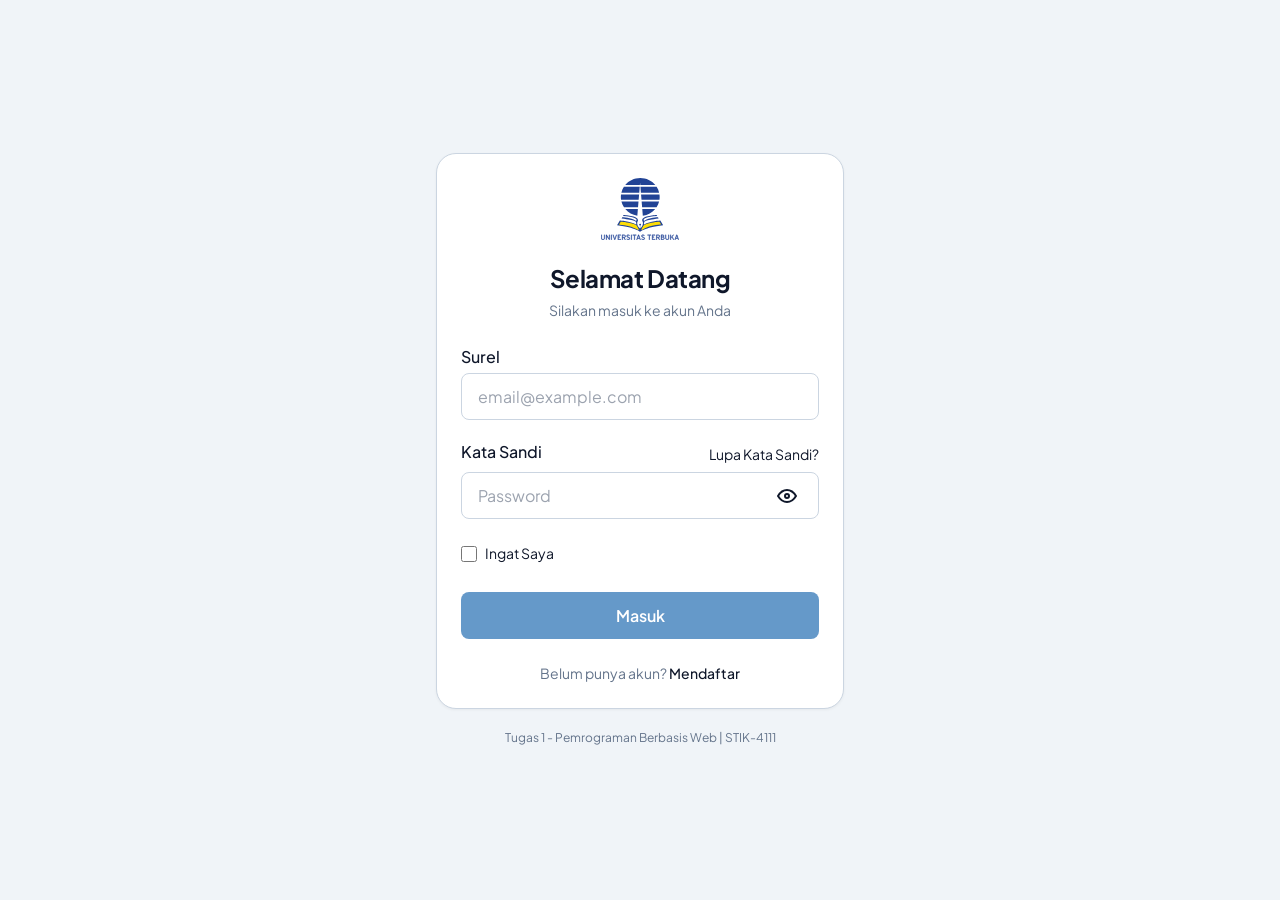
<file: tugas1/index.html>
<!DOCTYPE html>
<html lang="en">
<head>
    <meta charset="UTF-8">
    <meta name="viewport" content="width=device-width, initial-scale=1.0">
    <title>SITTA | Masuk</title>
    <link rel="stylesheet" href="css/style.css">
    
</head>
<body class="bg-surface flex items-center justify-center min-h-screen" id="indexPage">
    <main class="w-full max-w-md flex flex-col items-center">
        <div class="card w-full">
            
            <!-- Logo -->
            <div class="flex justify-center mb-md">
                <div class="logo-box flex items-center justify-center">
                    <!-- UT SVG Logo -->
                    <img src="assets/img/Logo_Universitas_Terbuka.svg" alt="Logo" class="logo-img">
                </div>
            </div>

            <!-- Header Text -->
            <div class="text-center mb-lg">
                <h1 class="text-xl font-bold text-dark mb-xs">Selamat Datang</h1>
                <p class="text-sm text-muted">Silakan masuk ke akun Anda</p>
            </div>

            <!-- Form -->
            <form class="flex flex-col gap-md">
                
                <!-- Email Group -->
                <div class="form-group">
                    <label for="email" class="form-label text-dark font-medium">Surel</label>
                    <input type="email" id="email" class="form-input" placeholder="email@example.com">
                </div>

                <!-- Password Group -->
                <div class="form-group">
                    <div class="flex justify-between items-center w-full mb-xs">
                        <label for="password" class="form-label text-dark font-medium m-0">Kata Sandi</label>
                        <a href="#" class="text-sm text-dark hover-underline" id="forgotPasswordTrigger">Lupa Kata Sandi?</a>
                    </div>
                    <div class="input-icon-wrapper">
                        <input type="password" id="password" class="form-input" placeholder="Password">
                        <!-- Show icon -->
                        <button type="button" class="icon-btn text-muted" aria-label="Toggle password visibility" id="togglePasswordButton">
                            <svg xmlns="http://www.w3.org/2000/svg" width="24" height="24" viewBox="0 0 24 24" fill="none" stroke="currentColor" stroke-width="2" stroke-linecap="round" stroke-linejoin="round" class="icon icon-tabler icons-tabler-outline icon-tabler-eye"><path stroke="none" d="M0 0h24v24H0z" fill="none" /><path d="M10 12a2 2 0 1 0 4 0a2 2 0 0 0 -4 0" /><path d="M21 12c-2.4 4 -5.4 6 -9 6c-3.6 0 -6.6 -2 -9 -6c2.4 -4 5.4 -6 9 -6c3.6 0 6.6 2 9 6" /></svg>
                            <svg xmlns="http://www.w3.org/2000/svg" width="24" height="24" viewBox="0 0 24 24" fill="none" stroke="currentColor" stroke-width="2" stroke-linecap="round" stroke-linejoin="round" class="icon icon-tabler icons-tabler-outline icon-tabler-eye-off hidden"><path stroke="none" d="M0 0h24v24H0z" fill="none" /><path d="M10.585 10.587a2 2 0 0 0 2.829 2.828" /><path d="M16.681 16.673a8.717 8.717 0 0 1 -4.681 1.327c-3.6 0 -6.6 -2 -9 -6c1.272 -2.12 2.712 -3.678 4.32 -4.674m2.86 -1.146a9.055 9.055 0 0 1 1.82 -.18c3.6 0 6.6 2 9 6c-.666 1.11 -1.379 2.067 -2.138 2.87" /><path d="M3 3l18 18" /></svg>
                        </button>
                    </div>
                </div>

                <!-- Remember Me -->
                <div class="flex items-center gap-sm mt-xs">
                    <input type="checkbox" id="remember" class="form-checkbox">
                    <label for="remember" class="text-sm text-dark cursor-pointer">Ingat Saya</label>
                </div>

                <!-- Submit Button -->
                <button type="submit" disabled class="btn btn-primary w-full mt-sm" id="loginButton">Masuk</button>
            </form>

            <!-- Sign Up Link -->
            <p class="text-center text-sm text-muted mt-lg">
                Belum punya akun? <a href="#" class="text-dark font-medium hover-underline" id="signUpTrigger">Mendaftar</a>
            </p>
        </div>

        <!-- Footer Text -->
        <p class="text-center text-xs text-muted mt-md">
            Tugas 1 - Pemrograman Berbasis Web | STIK-4111
        </p>
    </main>

    <div id="signUpModal" class="modal-overlay" role="dialog" aria-modal="true">
        <div class="modal-container">
            <div class="modal-header">
                <h3 class="modal-title">Pendaftaran Mandiri Belum Tersedia!</h3>
                <button class="modal-close-btn" data-close-modal aria-label="Tutup modal">
                    <svg xmlns="http://www.w3.org/2000/svg" width="24" height="24" viewBox="0 0 24 24" fill="currentColor" class="icon icon-tabler icons-tabler-filled icon-tabler-x"><path stroke="none" d="M0 0h24v24H0z" fill="none" /><path d="M6.707 5.293l5.293 5.292l5.293 -5.292a1 1 0 0 1 1.414 1.414l-5.292 5.293l5.292 5.293a1 1 0 0 1 -1.414 1.414l-5.293 -5.292l-5.293 5.292a1 1 0 1 1 -1.414 -1.414l5.292 -5.293l-5.292 -5.293a1 1 0 0 1 1.414 -1.414" /></svg>
                </button>
            </div>
            
            <div class="modal-body text-center">
                <svg xmlns="http://www.w3.org/2000/svg" width="48" height="48" viewBox="0 0 24 24" fill="none" stroke="var(--accent)" stroke-width="2" stroke-linecap="round" stroke-linejoin="round" class="icon icon-tabler icons-tabler-outline icon-tabler-message-exclamation mb-sm"><path stroke="none" d="M0 0h24v24H0z" fill="none" /><path d="M8 9h8" /><path d="M8 13h6" /><path d="M15 18h-2l-5 3v-3h-2a3 3 0 0 1 -3 -3v-8a3 3 0 0 1 3 -3h12a3 3 0 0 1 3 3v5.5" /><path d="M19 16v3" /><path d="M19 22v.01" /></svg>
                
                <p>Pendaftaran akun secara mandiri saat ini belum dibuka. Akun pengguna diproses secara terpusat oleh Administrator.</p>
                <br>
                <button class="btn btn-primary w-full" data-close-modal>Saya Mengerti</button>
            </div>
        </div>
    </div>

    <div id="forgotPasswordModal" class="modal-overlay" role="dialog" aria-modal="true">
        <div class="modal-container">
            <div class="modal-header">
                <h3 class="modal-title">Layanan Pemulihan Kata Sandi</h3>
                <button class="modal-close-btn" data-close-modal aria-label="Tutup modal">
                    <svg xmlns="http://www.w3.org/2000/svg" width="24" height="24" viewBox="0 0 24 24" fill="currentColor" class="icon icon-tabler icons-tabler-filled icon-tabler-x"><path stroke="none" d="M0 0h24v24H0z" fill="none" /><path d="M6.707 5.293l5.293 5.292l5.293 -5.292a1 1 0 0 1 1.414 1.414l-5.292 5.293l5.292 5.293a1 1 0 0 1 -1.414 1.414l-5.293 -5.292l-5.293 5.292a1 1 0 1 1 -1.414 -1.414l5.292 -5.293l-5.292 -5.293a1 1 0 0 1 1.414 -1.414" /></svg>
                </button>
            </div>
            
            <div class="modal-body text-center">
                <svg xmlns="http://www.w3.org/2000/svg" width="48" height="48" viewBox="0 0 24 24" fill="none" stroke="var(--accent)" stroke-width="2" stroke-linecap="round" stroke-linejoin="round" class="icon icon-tabler icons-tabler-outline icon-tabler-message-exclamation mb-sm"><path stroke="none" d="M0 0h24v24H0z" fill="none" /><path d="M8 9h8" /><path d="M8 13h6" /><path d="M15 18h-2l-5 3v-3h-2a3 3 0 0 1 -3 -3v-8a3 3 0 0 1 3 -3h12a3 3 0 0 1 3 3v5.5" /><path d="M19 16v3" /><path d="M19 22v.01" /></svg>
                
                <p>Fitur pemulihan kata sandi mandiri saat ini sedang dalam tahap pengembangan. Jika Anda mengalami kendala atau lupa kata sandi akun Universitas Terbuka, silakan hubungi tim Layanan Pelanggan (Hallo UT) untuk bantuan reset akun secara manual.</p>
                <br>
                <button class="btn btn-primary w-full" data-close-modal>Saya Mengerti</button>
            </div>
        </div>
    </div>

    <script src="js/data.js"></script>
    <script src="js/script.js"></script>
</body>
</html>
</file>
<file: tugas1/css/style.css>
/* 
=========================================
FONT AND THEME VARIABLES
========================================= 
*/

@font-face {
    font-family: 'Plus Jakarta Sans';
    src: url('../assets/fonts/PlusJakartaSans-VariableFont_wght.ttf') format('truetype');
    font-weight: 200 800; 
    font-style: normal;
}

@font-face {
    font-family: 'Plus Jakarta Sans';
    src: url('../assets/fonts/PlusJakartaSans-Italic-VariableFont_wght.ttf') format('truetype');
    font-weight: 200 800;
    font-style: italic;
}

:root {
    --primary: #0056a6;
    --primary-hover: #004380;
    --primary-light: #e6f0fa;
    --accent: #ffcc00;
    --accent-hover: #e6b800;
    
    --surface: #f0f4f8;
    --card-bg: #ffffff;
    
    --text-dark: #0f172a;
    --text-muted: #64748b;
    --border-color: #cbd5e1;
    --border-focus: #0056a6;
    
    --space-xs: 0.25rem;
    --space-sm: 0.5rem;
    --space-md: 1.25rem;
    --space-lg: 1.5rem;
    --space-xl: 2rem;

    --radius-sm: 0.375rem;
    --radius-md: 0.5rem;
    --radius-lg: 1.25rem;
    --radius-full: 9999px;

    --sidebar-width: 260px;
    --sidebar-collapsed-width: 80px;
    --sidebar-header-height: 70px;

    --transition-speed: 0.3s;
    --shadow-sm: 0 1px 3px rgba(0,0,0,0.05);
    --shadow-md: 0 4px 6px -1px rgba(0,0,0,0.07), 0 2px 4px -1px rgba(0,0,0,0.04);
    --shadow-lg: 0 10px 15px -3px rgba(0,0,0,0.1), 0 4px 6px -2px rgba(0,0,0,0.05);
}

/* 
=========================================
BASIC AND GENERAL STYLES
========================================= 
*/

* {
    margin: 0;
    padding: 0;
    box-sizing: border-box;
}

body {
    font-family: 'Plus Jakarta Sans', sans-serif;
    background-color: var(--surface);
    color: var(--text-dark);
    line-height: 1.5;
    -webkit-font-smoothing: antialiased;
}

a {
    text-decoration: none;
    color: inherit;
}

input, button {
    font-family: inherit;
    font-size: inherit;
}

/* 
=========================================
UTILITY CLASSES
========================================= 
*/
.hidden { display: none !important; }
.flex { display: flex; }
.flex-col { flex-direction: column; }
.items-center { align-items: center; }
.justify-center { justify-content: center; }
.justify-between { justify-content: space-between; }

.w-full { width: 100%; }
.max-w-md { max-width: 440px; padding: 1rem; }
.min-h-screen { min-height: 100vh; }

.text-center { text-align: center; }
.text-xs { font-size: 0.75rem; }
.text-sm { font-size: 0.875rem; }
.text-base { font-size: 1rem; }
.text-xl { font-size: 1.5rem; letter-spacing: -0.02em; }

.text-dark { color: var(--text-dark); }
.text-muted { color: var(--text-muted); }
.text-white { color: #fff; }

.font-medium { font-weight: 500; }
.font-bold { font-weight: 700; }

.m-0 { margin: 0; }
.mb-xs { margin-bottom: var(--space-xs); }
.mb-sm { margin-bottom: var(--space-sm); }
.mb-md { margin-bottom: var(--space-md); }
.mb-lg { margin-bottom: var(--space-lg); }
.mb-xl { margin-bottom: var(--space-xl); }
.mt-xs { margin-top: var(--space-xs); }
.mt-sm { margin-top: var(--space-sm); }
.mt-md { margin-top: var(--space-md); }
.mt-lg { margin-top: var(--space-lg); }
.mt-xl { margin-top: var(--space-xl); }

.gap-sm { gap: var(--space-sm); }
.gap-md { gap: var(--space-md); }

.cursor-pointer { cursor: pointer; }
.hover-underline:hover { text-decoration: underline; }

/* 
=========================================
COMPONENT CLASSES
========================================= 
*/

.card {
    background: var(--card-bg);
    border-radius: var(--radius-lg);
    padding: 2.5rem;
    box-shadow: 0 4px 20px rgba(0, 0, 0, 0.03);
    border: 1px solid rgba(0, 0, 0, 0.05);
}

.btn {
    display: inline-flex;
    align-items: center;
    justify-content: center;
    padding: 0.75rem 1.5rem;
    border-radius: var(--radius-md);
    border: 1px solid transparent;
    font-weight: 600;
    cursor: pointer;
    transition: all 0.2s ease;
}

.btn-primary {
    background-color: var(--primary);
    color: white;
}

.btn-primary:hover:not(:disabled) {
    background-color: var(--primary-hover);
}

.btn-accent {
    background-color: var(--accent);
    color: var(--text-dark);
}
.btn-accent:hover:not(:disabled) {
    background-color: var(--accent-hover);
}

.btn-outline {
    background-color: transparent;
    border-color: var(--border-color);
    color: var(--text-dark);
}

.btn-outline:hover:not(:disabled) {
    background-color: var(--surface);
    border-color: var(--text-muted);
}

.btn:disabled {
    opacity: 0.6;
    cursor: not-allowed;
    pointer-events: none; 
}

.badge {
    padding: 0.35rem 0.75rem;
    border-radius: 9999px;
    font-size: 0.75rem;
    font-weight: 700;
    text-transform: uppercase;
}

.badge-warning { background-color: #fef3c7; color: #b45309; }
.badge-success { background-color: #dcfce7; color: #15803d; }
.badge-danger { background-color: #fee2e2; color: #b91c1c; }

.form-group {
    display: flex;
    flex-direction: column;
    width: 100%;
}

.form-label {
    display: block;
    margin-bottom: var(--space-xs);
}

.form-input {
    width: 100%;
    padding: 0.75rem 1rem;
    border: 1px solid var(--border-color);
    border-radius: var(--radius-md);
    outline: none;
    transition: border-color 0.2s ease;
    background-color: transparent;
}

.form-input::placeholder {
    color: #9ca3af;
    font-weight: 400;
}

.form-input:focus {
    border-color: var(--border-focus);
}

.form-checkbox {
    width: 1rem;
    height: 1rem;
    border-radius: 4px;
    border: 1px solid var(--border-color);
    accent-color: var(--text-dark);
    cursor: pointer;
}

.form-select {
    width: 100%;
    padding: 0.75rem 1rem;
    padding-right: 2.5rem; 
    border: 1px solid var(--border-color);
    border-radius: var(--radius-md);
    outline: none;
    transition: border-color 0.2s ease;
    background-color: transparent;
    cursor: pointer;

    appearance: none;
    -webkit-appearance: none;
    -moz-appearance: none;

    background-image: url("data:image/svg+xml,%3Csvg xmlns='http://www.w3.org/2000/svg' width='16' height='16' viewBox='0 0 24 24' fill='none' stroke='%239ca3af' stroke-width='2' stroke-linecap='round' stroke-linejoin='round'%3E%3Cpolyline points='6 9 12 15 18 9'%3E%3C/polyline%3E%3C/svg%3E");
    background-repeat: no-repeat;
    background-position: right 1rem center;
    background-size: 1rem;
}

.form-select:focus {
    border-color: var(--border-focus);
}

.form-select:invalid, 
.form-select option[value=""][disabled] {
    color: #9ca3af;
}

.input-icon-wrapper {
    position: relative;
    display: flex;
    align-items: center;
    width: 100%;
}

.input-icon-wrapper .form-input {
    padding-right: 2.5rem;
}

.input-icon-wrapper .icon-btn {
    position: absolute;
    right: 0.75rem;
    background: transparent;
    border: none;
    cursor: pointer;
    display: flex;
    align-items: center;
    padding: 0;
}

.input-icon-wrapper .icon-btn:hover {
    color: var(--text-dark);
}

.table-responsive {
    width: 100%;
    overflow-x: auto;
}

.data-table {
    width: 100%;
    border-collapse: collapse;
    text-align: left;
    font-size: 0.9rem;
}

.data-table th {
    padding: 12px 16px;
    background-color: var(--surface);
    color: var(--text-muted);
    font-weight: 600;
    border-bottom: 2px solid var(--border-color);
}

.data-table td {
    padding: 14px 16px;
    border-bottom: 1px solid var(--border-color);
    color: var(--text-dark);
}

.data-table tbody tr:hover {
    background-color: #f8fafc;
}

.controls-section {
    display: flex;
    justify-content: space-between;
    align-items: start;
    margin-bottom: 2rem;
    flex-wrap: wrap;
    gap: 1rem;
}

.result-count {
    font-weight: 600;
    color: var(--text-muted);
    font-size: 0.95rem;
}

.result-card {
    background: var(--card-bg);
    border-radius: var(--radius-lg);
    box-shadow: var(--shadow-md);
    padding: 1.5rem;
    margin-top: 2rem;
    display: none;
}

.result-card.active {
    display: block;
    animation: all 0.3s ease-in;
}

.no-results {
    grid-column: 1 / -1;
    text-align: center;
    padding: 4rem 2rem;
    background: var(--card-bg);
    border-radius: var(--radius-lg);
    border: 1px dashed var(--border-color);
    color: var(--text-muted);
}

.profile-section {
    display: flex;
    justify-content: space-between;
    align-items: flex-start;
    margin-bottom: 1.5rem;
    padding-bottom: 1rem;
    border-bottom: 1px dashed var(--border-color);
}

.student-name {
    font-size: 1.25rem;
    font-weight: 700;
    margin-bottom: 0.25rem;
}

.do-number {
    font-size: 0.875rem;
    color: var(--text-muted);
    font-family: monospace;
}

.info-grid {
    display: grid;
    grid-template-columns: repeat(2, 1fr);
    gap: 1rem;
    margin-bottom: 1.5rem;
    background: #f8fafc;
    padding: 1rem;
    border-radius: var(--radius-md);
}

.info-item {
    display: flex;
    flex-direction: column;
}

.info-label {
    font-size: 0.75rem;
    color: var(--text-muted);
    margin-bottom: 0.25rem;
}

.info-value {
    font-weight: 600;
    font-size: 0.9rem;
}

.timeline-title {
    font-weight: 700;
    margin-bottom: 1rem;
    font-size: 1.1rem;
}

.timeline {
    position: relative;
    padding-left: 1.5rem;
    border-left: 2px solid var(--border-color);
    margin-left: 0.5rem;
}

.timeline-item {
    position: relative;
    margin-bottom: 1.25rem;
}

.timeline-item:last-child {
    margin-bottom: 0;
}

.timeline-item::before {
    content: '';
    position: absolute;
    left: -1.5rem;
    top: 0.25rem;
    width: 12px;
    height: 12px;
    background-color: var(--primary);
    border-radius: 50%;
    transform: translateX(-5px);
    border: 2px solid white;
}

.timeline-item:first-child::before {
    background-color: var(--accent);
    box-shadow: 0 0 0 3px rgba(255, 204, 0, 0.3);
}

.time {
    font-size: 0.75rem;
    color: var(--text-muted);
    font-weight: 600;
    margin-bottom: 0.25rem;
    display: block;
}

.desc {
    font-size: 0.9rem;
    color: var(--text-dark);
}

.error-message {
    text-align: center;
    padding: 2rem;
    color: #ef4444;
    background: #fee2e2;
    border-radius: var(--radius-md);
    margin-top: 2rem;
    display: none;
    font-weight: 600;
}

.report-grid {
    display: grid;
    grid-template-columns: 1fr 1fr;
    gap: var(--space-md);
}

.report-tile {
    display: flex;
    align-items: center;
    padding: var(--space-md);
    border: 1px solid var(--border-color);
    border-radius: var(--radius-md);
    background-color: var(--card-bg);
    transition: all 0.2s ease;
    text-decoration: none;
}

.report-tile:hover {
    border-color: var(--primary);
    box-shadow: 0 4px 12px rgba(0, 86, 166, 0.08);
    transform: translateY(-2px);
}

.report-icon {
    width: 48px;
    height: 48px;
    border-radius: 12px;
    display: flex;
    align-items: center;
    justify-content: center;
    flex-shrink: 0;
    margin-right: var(--space-md);
}
.bg-blue-light { background-color: #eef6fc; }
.bg-yellow-light { background-color: #fff9e6; }

.report-info { flex: 1; }
.report-arrow {
    color: var(--text-muted);
    font-weight: bold;
    transition: transform 0.2s;
}
.report-tile:hover .report-arrow {
    transform: translateX(4px);
    color: var(--primary);
}

.search-container {
    display: flex;
    flex-direction: column;
    align-items: left;
    gap: .5rem;
    flex: 1;
}

.search-box {
    position: relative;
    flex: 1;
    max-width: 500px;
}

.search-icon {
    position: absolute;
    left: 1rem;
    top: 50%;
    transform: translateY(-50%);
    color: var(--text-muted);
    width: 20px;
    height: 20px;
}

.search-input {
    width: 100%;
    padding: 0.875rem 1rem 0.875rem 3rem;
    border: 1px solid var(--border-color);
    border-radius: var(--radius-md);
    font-family: inherit;
    font-size: 1rem;
    color: var(--text-dark);
    background-color: var(--card-bg);
    box-shadow: var(--shadow-sm);
    transition: var(--transition);
}

.search-input:focus {
    outline: none;
    border-color: var(--primary);
    box-shadow: 0 0 0 3px rgba(0, 86, 166, 0.2);
}

.modal-overlay {
    position: fixed;
    inset: 0;
    background-color: rgba(15, 23, 42, 0.6);
    z-index: 9999;
    display: flex;
    align-items: center;
    justify-content: center;
    padding: var(--space-md);
    
    opacity: 0;
    visibility: hidden;
    pointer-events: none;
    backdrop-filter: blur(4px);
    transition: all 0.3s cubic-bezier(0.4, 0, 0.2, 1);
}

.modal-container {
    background-color: var(--card-bg);
    width: 100%;
    max-width: 500px;
    border-radius: var(--radius-lg);
    box-shadow: 0 20px 25px -5px rgba(0, 0, 0, 0.1), 0 10px 10px -5px rgba(0, 0, 0, 0.04);
    display: flex;
    flex-direction: column;
    
    transform: translateY(20px) scale(0.95);
    transition: all 0.3s cubic-bezier(0.4, 0, 0.2, 1);
}

.modal-overlay.active {
    opacity: 1;
    visibility: visible;
    pointer-events: auto;
}

.modal-overlay.active .modal-container {
    transform: translateY(0) scale(1);
}

.modal-header {
    display: flex;
    align-items: center;
    justify-content: space-between;
    padding: var(--space-md) var(--space-lg);
    border-bottom: 1px solid var(--border-color);
}

.modal-title {
    font-size: 1.125rem;
    font-weight: 700;
    color: var(--text-dark);
    margin: 0;
}

.modal-close-btn {
    background: transparent;
    border: none;
    color: var(--text-muted);
    cursor: pointer;
    border-radius: var(--radius-sm);
    padding: var(--space-xs);
    display: flex;
    align-items: center;
    justify-content: center;
    transition: all 0.2s;
}

.modal-close-btn:hover {
    background-color: var(--surface);
    color: var(--primary);
}

.modal-body {
    padding: var(--space-lg);
    color: var(--text-dark);
    font-size: 0.95rem;
}

.modal-footer {
    display: flex;
    align-items: center;
    justify-content: flex-end;
    gap: var(--space-sm);
    padding: var(--space-md) var(--space-lg);
    border-top: 1px solid var(--border-color);
    background-color: #f8fafc;
    border-bottom-left-radius: var(--radius-lg);
    border-bottom-right-radius: var(--radius-lg);
}

.sidebar {
    position: fixed;
    top: 0;
    left: 0;
    bottom: 0;
    width: var(--sidebar-width);
    background-color: var(--card-bg);
    border-right: 1px solid var(--border-color);
    z-index: 50;
    display: flex;
    flex-direction: column;
    transition: width var(--transition-speed) cubic-bezier(0.4, 0, 0.2, 1), transform var(--transition-speed) cubic-bezier(0.4, 0, 0.2, 1);
    box-shadow: var(--shadow-sm);
}

.sidebar-header {
    height: var(--sidebar-header-height);
    display: flex;
    align-items: center;
    justify-content: space-between;
    padding: 0 var(--space-lg);
    border-bottom: 1px solid var(--border-color);
}

.brand-box {
    display: flex;
    align-items: center;
    gap: var(--space-md);
    overflow: hidden;
    white-space: nowrap;
}

.logo-icon img {
    width: 40px;
    height: 40px;
    object-fit: contain;
}

.brand-title {
    font-weight: 800;
    font-size: 1.15rem;
    color: var(--primary);
    letter-spacing: -0.02em;
    transition: opacity var(--transition-speed) ease;
}

.brand-subtitle {
    font-size: 0.7rem;
    color: var(--text-muted);
    font-weight: 600;
    display: block;
}

.toggle-btn {
    background: transparent;
    border: none;
    color: var(--text-muted);
    cursor: pointer;
    padding: var(--space-xs);
    border-radius: var(--radius-sm);
    display: flex;
    align-items: center;
    justify-content: center;
    transition: all 0.2s ease;
}

.toggle-btn:hover {
    background-color: var(--surface);
    color: var(--primary);
}

.sidebar-nav {
    flex: 1;
    padding: var(--space-md) var(--space-sm);
    overflow-y: auto;
    overflow-x: hidden;
    display: flex;
    flex-direction: column;
    gap: var(--space-xs);
}

.nav-item {
    position: relative;
    display: flex;
    align-items: center;
    padding: 0.75rem var(--space-md);
    color: var(--text-muted);
    border-radius: var(--radius-md);
    font-weight: 600;
    font-size: 0.9rem;
    cursor: pointer;
    transition: all 0.2s ease;
    white-space: nowrap;
}

.nav-item:hover {
    background-color: var(--surface);
    color: var(--primary);
}

.nav-item.active {
    background-color: var(--primary-light);
    color: var(--primary);
}

.nav-item.active::before {
    content: '';
    position: absolute;
    left: 0;
    top: 20%;
    bottom: 20%;
    width: 4px;
    background-color: var(--primary);
    border-top-right-radius: 4px;
    border-bottom-right-radius: 4px;
}

.nav-icon {
    width: 22px;
    height: 22px;
    display: flex;
    align-items: center;
    justify-content: center;
    flex-shrink: 0;
    margin-right: var(--space-md);
    transition: margin var(--transition-speed) ease;
}

.nav-label {
    transition: opacity var(--transition-speed) ease;
}

.sidebar-footer {
    padding: var(--space-md);
    border-top: 1px solid var(--border-color);
    display: flex;
    align-items: center;
    gap: var(--space-md);
    overflow: hidden;
}

.avatar {
    width: 40px;
    height: 40px;
    border-radius: var(--radius-full);
    background-color: var(--accent);
    color: var(--text-dark);
    font-weight: 700;
    display: flex;
    align-items: center;
    justify-content: center;
    flex-shrink: 0;
    border: 2px solid white;
    box-shadow: 0 0 0 1px var(--border-color);
}

.user-info {
    display: flex;
    flex-direction: column;
    overflow: hidden;
    white-space: nowrap;
    transition: opacity var(--transition-speed) ease;
}

.user-name {
    font-size: 0.875rem;
    font-weight: 700;
    color: var(--text-dark);
    line-height: 1.2;
}

.user-role {
    font-size: 0.75rem;
    color: var(--text-muted);
}

.main-wrapper {
    margin-left: var(--sidebar-width);
    min-height: 100vh;
    display: flex;
    flex-direction: column;
    transition: margin-left var(--transition-speed) cubic-bezier(0.4, 0, 0.2, 1);
}

body.sidebar-collapsed .main-wrapper {
    margin-left: var(--sidebar-collapsed-width);
}

body.sidebar-collapsed .sidebar {
    width: var(--sidebar-collapsed-width);
}

body.sidebar-collapsed .brand-text,
body.sidebar-collapsed .nav-label,
body.sidebar-collapsed .brand-box,
body.sidebar-collapsed .user-info {
    opacity: 0;
    visibility: hidden;
    width: 0;
    margin: 0;
}

body.sidebar-collapsed .nav-icon {
    margin-right: 0;
}

body.sidebar-collapsed #sidebarToggleButton svg {
    transform: rotate(180deg);
}

.icon-btn {
    position: relative;
    width: 40px;
    height: 40px;
    border-radius: var(--radius-full);
    border: 1px solid var(--border-color);
    background-color: var(--card-bg);
    color: var(--text-dark);
    display: flex;
    align-items: center;
    justify-content: center;
    cursor: pointer;
    transition: all 0.2s ease;
}

.icon-btn:hover {
    background-color: var(--surface);
    color: var(--primary);
    border-color: var(--primary);
}

.main-content {
    padding: var(--space-xl);
    flex: 1;
    max-width: 1400px;
    width: 100%;
    margin: 0 auto;
}

.page-header {
    margin-bottom: var(--space-xl);
    display: flex;
    flex-direction: column;
    gap: var(--space-xs);
}

.page-title {
    font-size: 1.75rem;
    font-weight: 800;
    color: var(--text-dark);
    letter-spacing: -0.025em;
}

.page-subtext {
    color: var(--text-muted);
    font-size: 0.95rem;
}

.card-grid {
    display: grid;
    grid-template-columns: repeat(auto-fit, minmax(320px, 1fr));
    gap: var(--space-lg);
    margin-bottom: var(--space-xl);
}

.catalog-grid {
    display: grid;
    grid-template-columns: repeat(auto-fill, minmax(280px, 1fr));
    gap: 1.5rem;
}

.card {
    background-color: var(--card-bg);
    border-radius: var(--radius-lg);
    border: 1px solid var(--border-color);
    padding: var(--space-lg);
    box-shadow: var(--shadow-sm);
    transition: box-shadow 0.2s ease, transform 0.2s ease;
}

.card:hover {
    transform: translateY(-5px);
}

.card-cover {
    width: 100%;
    aspect-ratio: 3/4;
    object-fit: cover;
    border-bottom: 1px solid var(--border-color);
    background-color: #e2e8f0;
}

.card-header {
    display: flex;
    align-items: center;
    justify-content: space-between;
    margin-bottom: var(--space-md);
    padding-bottom: var(--space-sm);
    border-bottom: 1px solid var(--surface);
}

.card-body {
    padding: 1.5rem;
    flex: 1;
    display: flex;
    flex-direction: column;
}

.card-tags {
    display: flex;
    gap: 0.5rem;
    margin-bottom: 0.75rem;
}

.stat-row {
    display: flex;
    align-items: center;
    justify-content: space-between;
    background-color: var(--surface);
    border-radius: var(--radius-md);
    padding: var(--space-md);
}

.stat-item {
    display: flex;
    flex-direction: column;
    text-align: center;
    flex: 1;
}

.stat-value {
    font-size: 2rem;
    font-weight: 800;
    color: var(--text-dark);
    line-height: 1;
    margin-bottom: 4px;
}

.stat-label {
    font-size: 0.8rem;
    color: var(--text-muted);
    font-weight: 600;
}

.stat-divider {
    width: 1px;
    height: 40px;
    background-color: var(--border-color);
}

.tag {
    font-size: 0.75rem;
    font-weight: 700;
    padding: 0.25rem 0.6rem;
    border-radius: 99px;
    text-transform: uppercase;
}

.tag-type {
    background-color: var(--accent);
    color: var(--primary-hover);
}

.tag-edition {
    background-color: #e0f2fe;
    color: var(--primary);
}

.card-title {
    font-size: 1.1rem;
    font-weight: 700;
    color: var(--text-dark);
}

.card-code {
    font-family: monospace;
    font-size: 0.9rem;
    color: var(--text-muted);
    margin-bottom: 1.25rem;
    font-weight: 600;
}

.card-details {
    margin-top: auto;
    display: flex;
    flex-direction: column;
    gap: 0.5rem;
    padding-top: 1rem;
    border-top: 1px dashed var(--border-color);
}

.detail-row {
    display: flex;
    justify-content: space-between;
    align-items: center;
    font-size: 0.9rem;
}

.detail-label {
    color: var(--text-muted);
    display: flex;
    align-items: center;
    gap: 0.4rem;
}

.detail-value {
    font-weight: 700;
    color: var(--text-dark);
}

.stock-indicator {
    color: #10b981;
    font-weight: 800;
}

.placeholder-box {
    height: 180px;
    border: 2px dashed var(--border-color);
    border-radius: var(--radius-md);
    display: flex;
    flex-direction: column;
    align-items: center;
    justify-content: center;
    color: var(--text-muted);
    gap: var(--space-sm);
    background-color: #fafbfc;
}

.placeholder-icon {
    color: var(--border-color);
}

.logo-box img {
    width: 78px;
    object-fit: contain;
}
</file>
